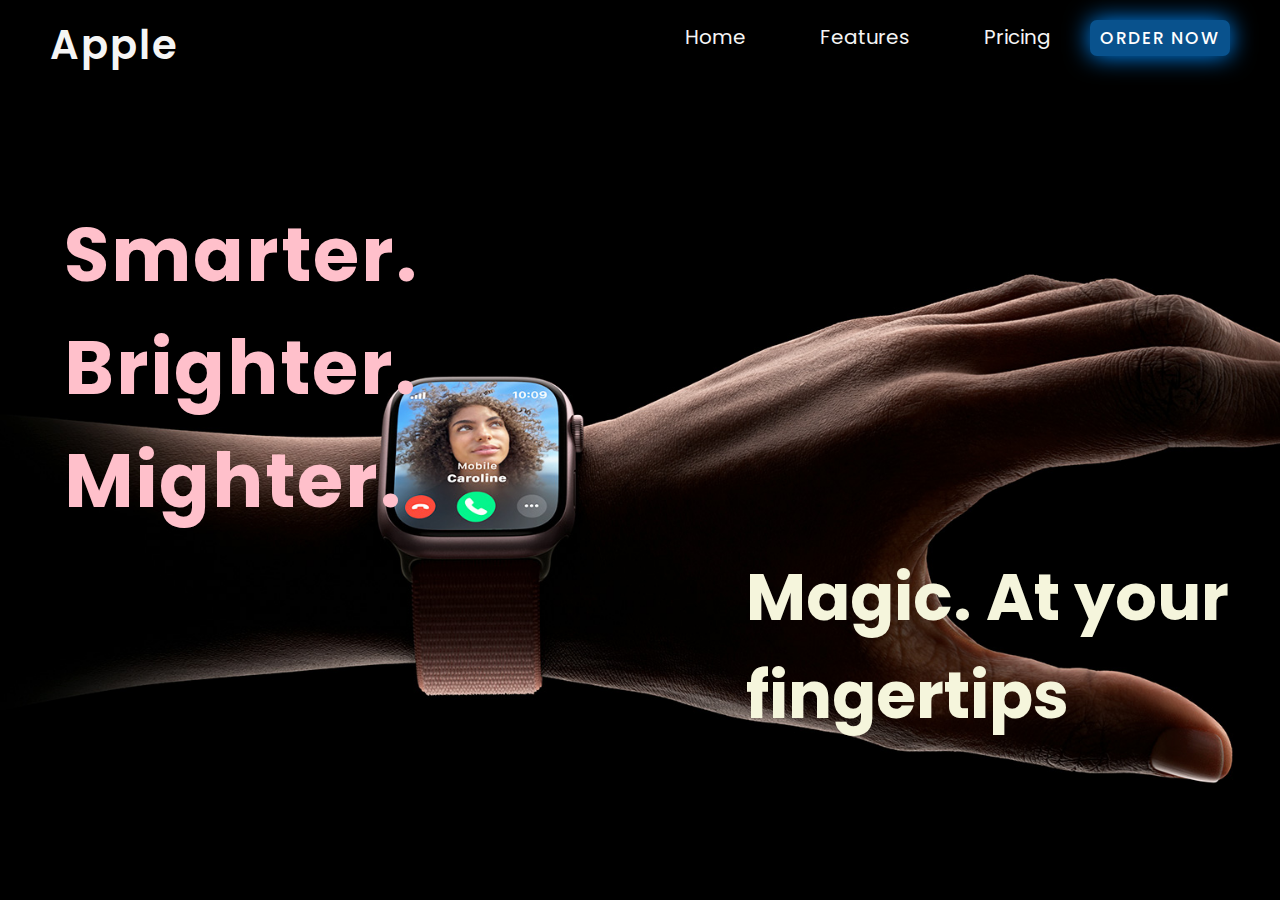
<file: Page 2/index.html>
<!DOCTYPE html>
<html lang="en">
<head>
    <meta charset="UTF-8">
    <meta name="viewport" content="width=device-width, initial-scale=1.0">
    <title>Apple India</title>
    <link rel="stylesheet" href="https://fonts.cdnfonts.com/css/sf-pro-display">
    <link rel="preconnect" href="https://fonts.googleapis.com">
    <link rel="preconnect" href="https://fonts.gstatic.com" crossorigin>
    <link href="https://fonts.googleapis.com/css2?family=Lato&family=Poppins&family=Roboto&family=Roboto+Condensed:wght@300&display=swap" rel="stylesheet">
    <link rel="stylesheet" href="style.css">
</head>
<body>
    <nav>
        <div class="brand">Apple</div>
        <div class="menu">
            <a class="hov" href="#">Home</a>
            <a class="hov" href="#">Features</a>
            <a class="hov" href="#">Pricing</a>
            <button class="shadow__btn">ORDER NOW</button>
        </div>
    </nav>
    <div class="headline">
        <div class="content">Smarter.</div>
        <div class="content effect">Brighter.</div>
        <div class="content">Mighter.</div>
    </div>

    <div class="subheading">
        <div class="subline">Magic. At your</div>
        <div class="subline">fingertips</div>
    </div>
</body>
</html>
</file>
<file: Page 2/style.css>
* {
    margin: 0px;
    padding: 0px;
    box-sizing: border-box;
}

html,body {
    width: 100%;
    height: 100vh;
}

body {
    background-image: url(watchhand.jpg);
    background-position: center;
    background-size: cover;
}

nav {
    background-color: black;
    display: flex;
    justify-content: space-between;
    align-items: center;
}

.shadow__btn {
    padding: 5px 10px;
    border: none;
    font-size: 17px;
    font-family: 'Poppins', sans-serif;
    color: #fff;
    border-radius: 7px;
    letter-spacing: 2px;
    font-weight: 500;
    text-transform: uppercase;
    transition: 0.5s;
    transition-property: box-shadow;

}
  
.shadow__btn {
    background: rgb(9, 82, 141);
    box-shadow: 0 0 25px rgb(0,140,255);
    margin-right: 50px;
}
  
.shadow__btn:hover {
    box-shadow: 0 0 5px rgb(0,140,255),
                0 0 25px rgb(0,140,255);
}

.brand {
    padding-right: 50px;
    padding-left: 50px;
    padding-top: 15px;
    font-size: 40px;
    color: whitesmoke;
    font-weight: 600;
    letter-spacing: 2px;
    font-family: 'Poppins', sans-serif;
}

.menu {
    font-family: 'Poppins', sans-serif;
}

.menu a {
    text-decoration: none;
    color: whitesmoke;
    padding: 10px 30px;
    margin: 0px 5px;
    font-size: 20px;
    transition: 0.3s ease-in-out;
}

.hov:hover {
    font-size: 22px;
}

.headline {
    position: absolute;
    left: 5%;
    top: 22%;
    color: white;
    font-family: 'Poppins', sans-serif;
}

.headline .content {
    font-size: 75px;
    font-weight: 700;
    letter-spacing: 2px;
    color: pink;
}

.subheading {
    position: absolute;
    top: 61%;
    right: 4%;
    font-size: 65px;
    color: beige;
    font-weight: 700;
    font-family: 'Poppins', sans-serif;
}
</file>
